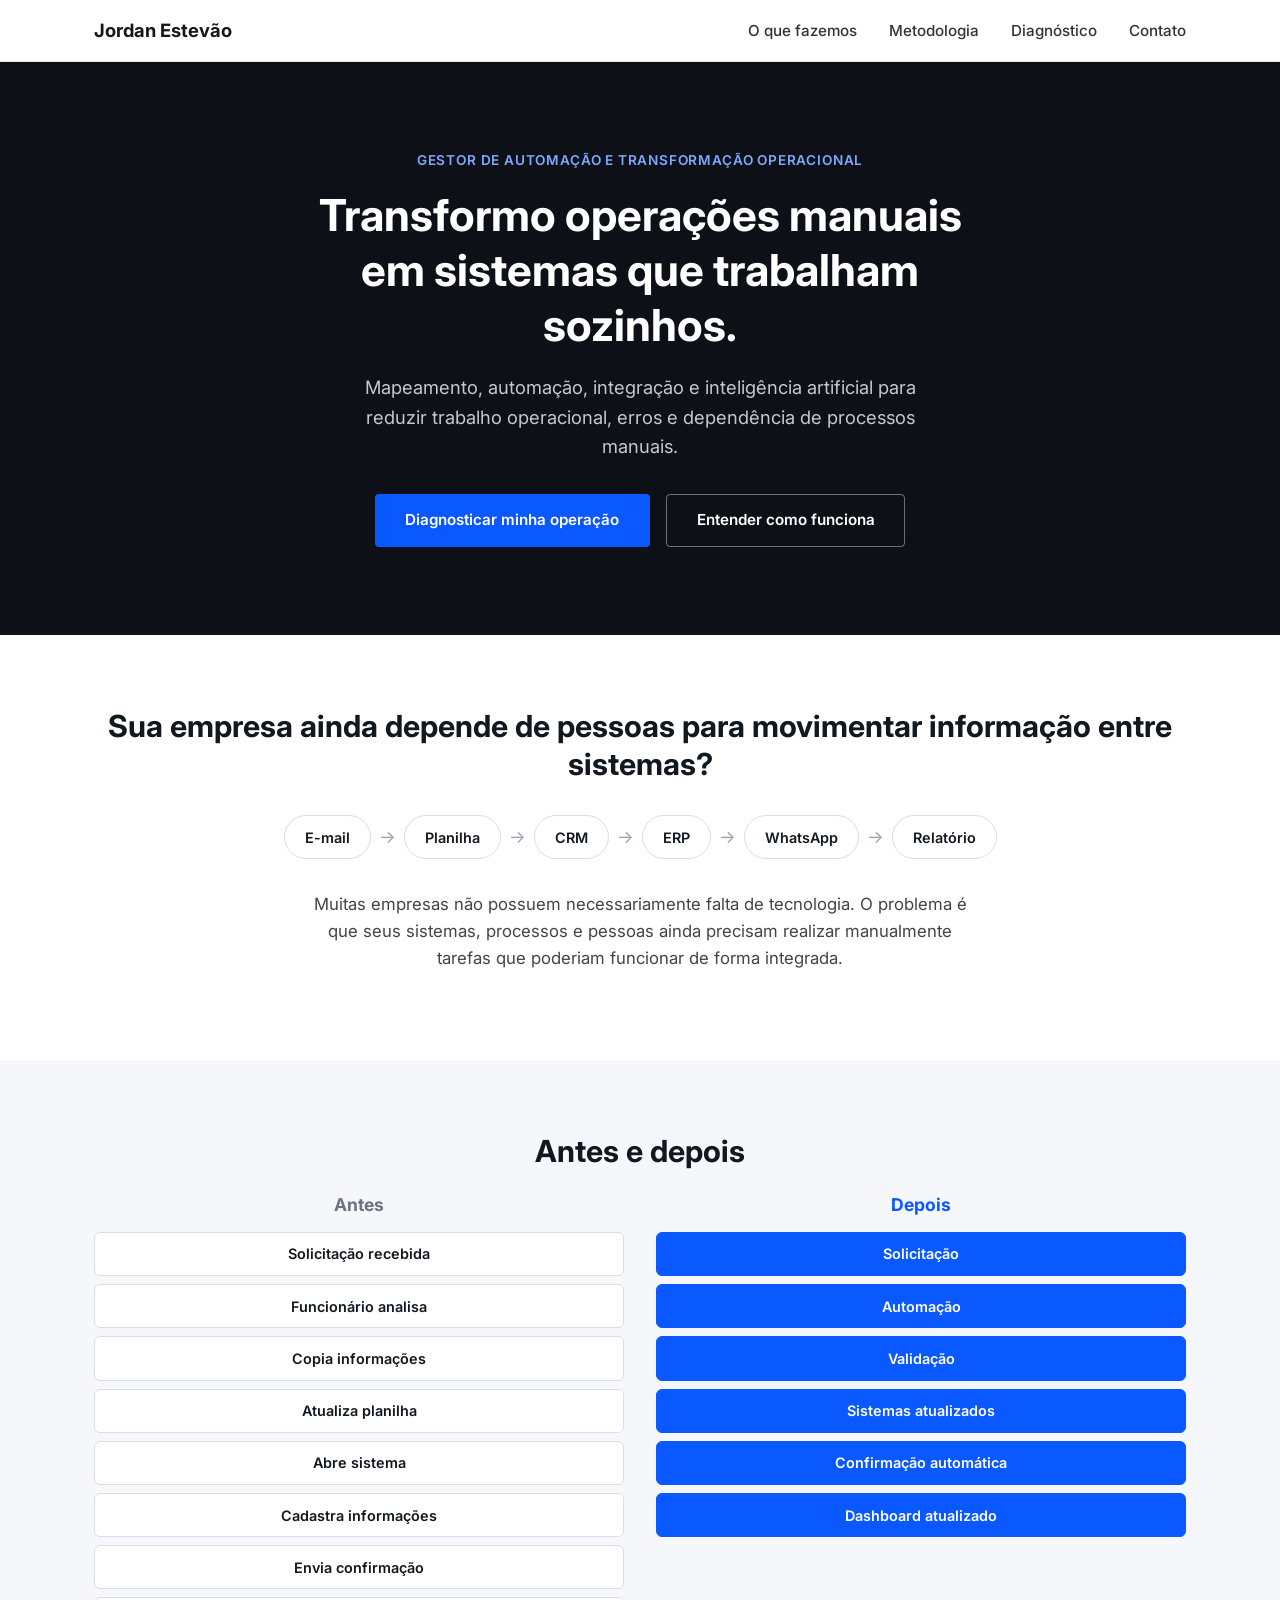
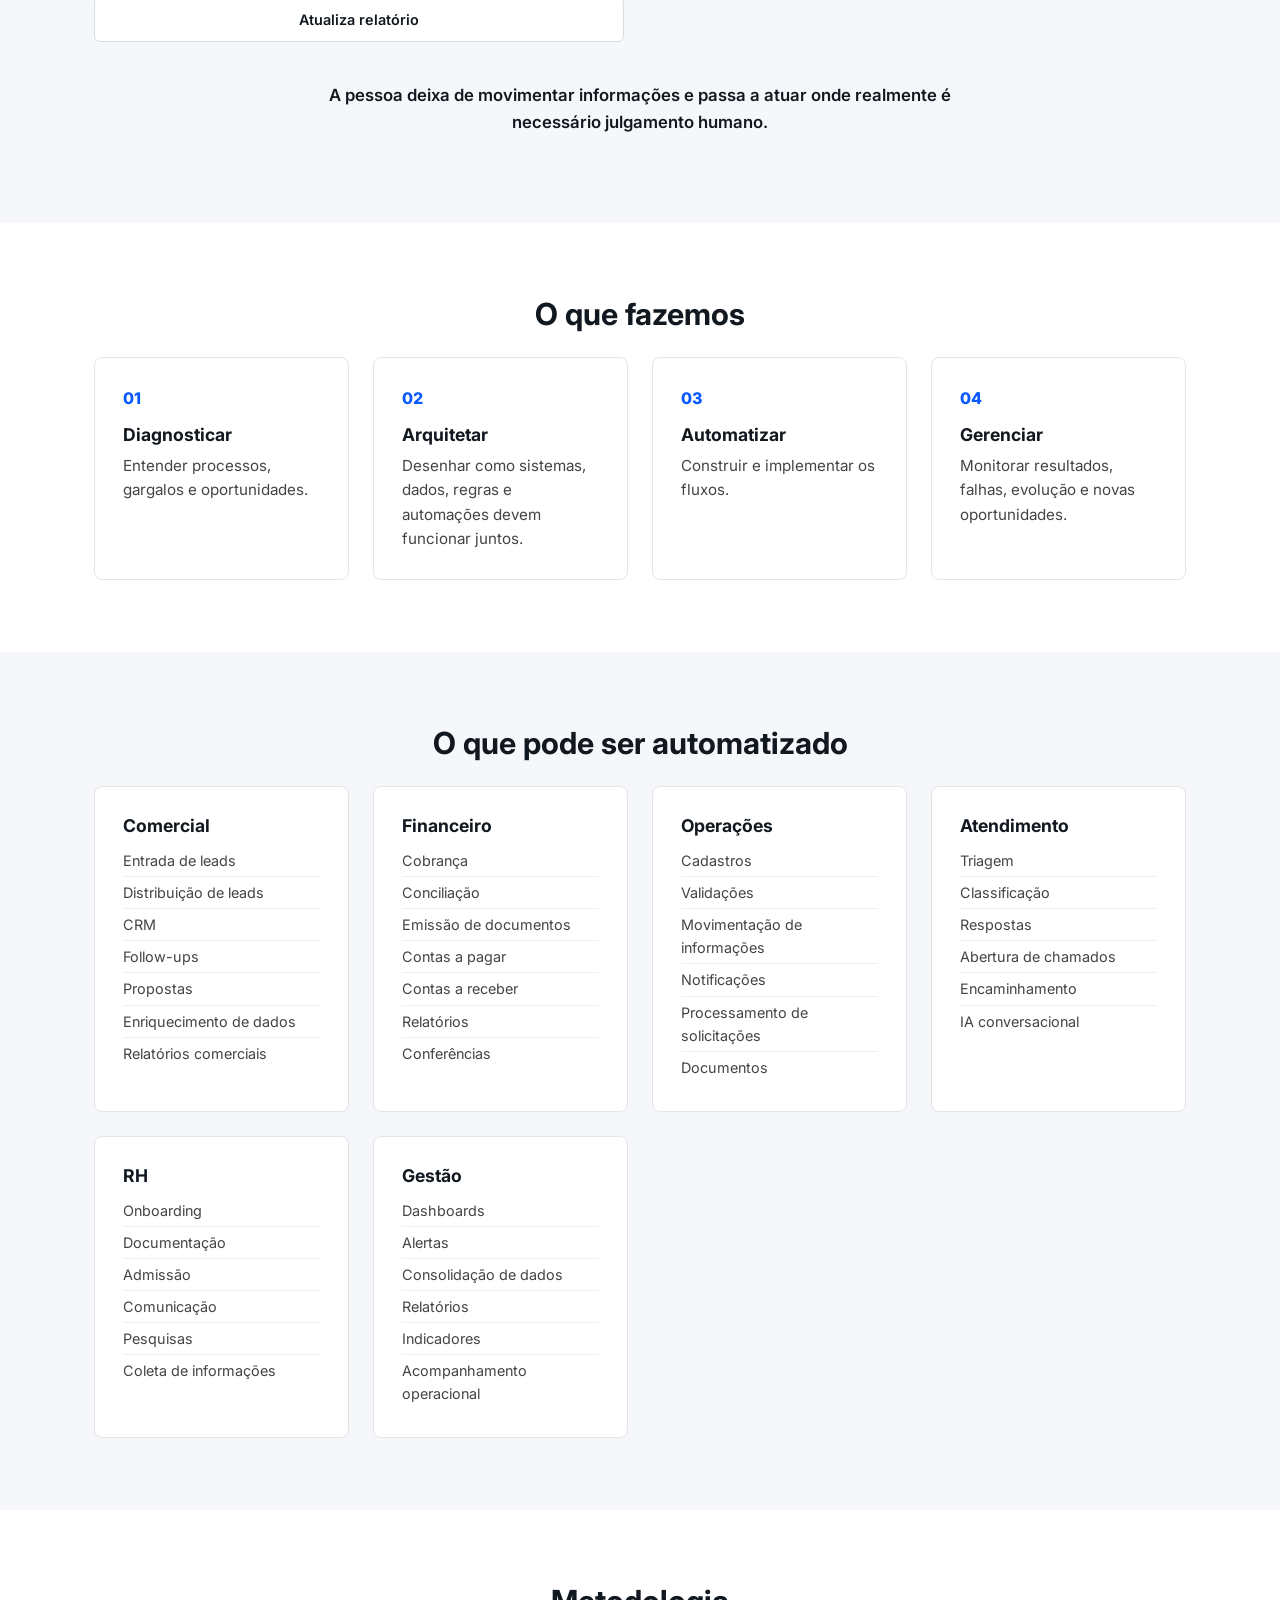
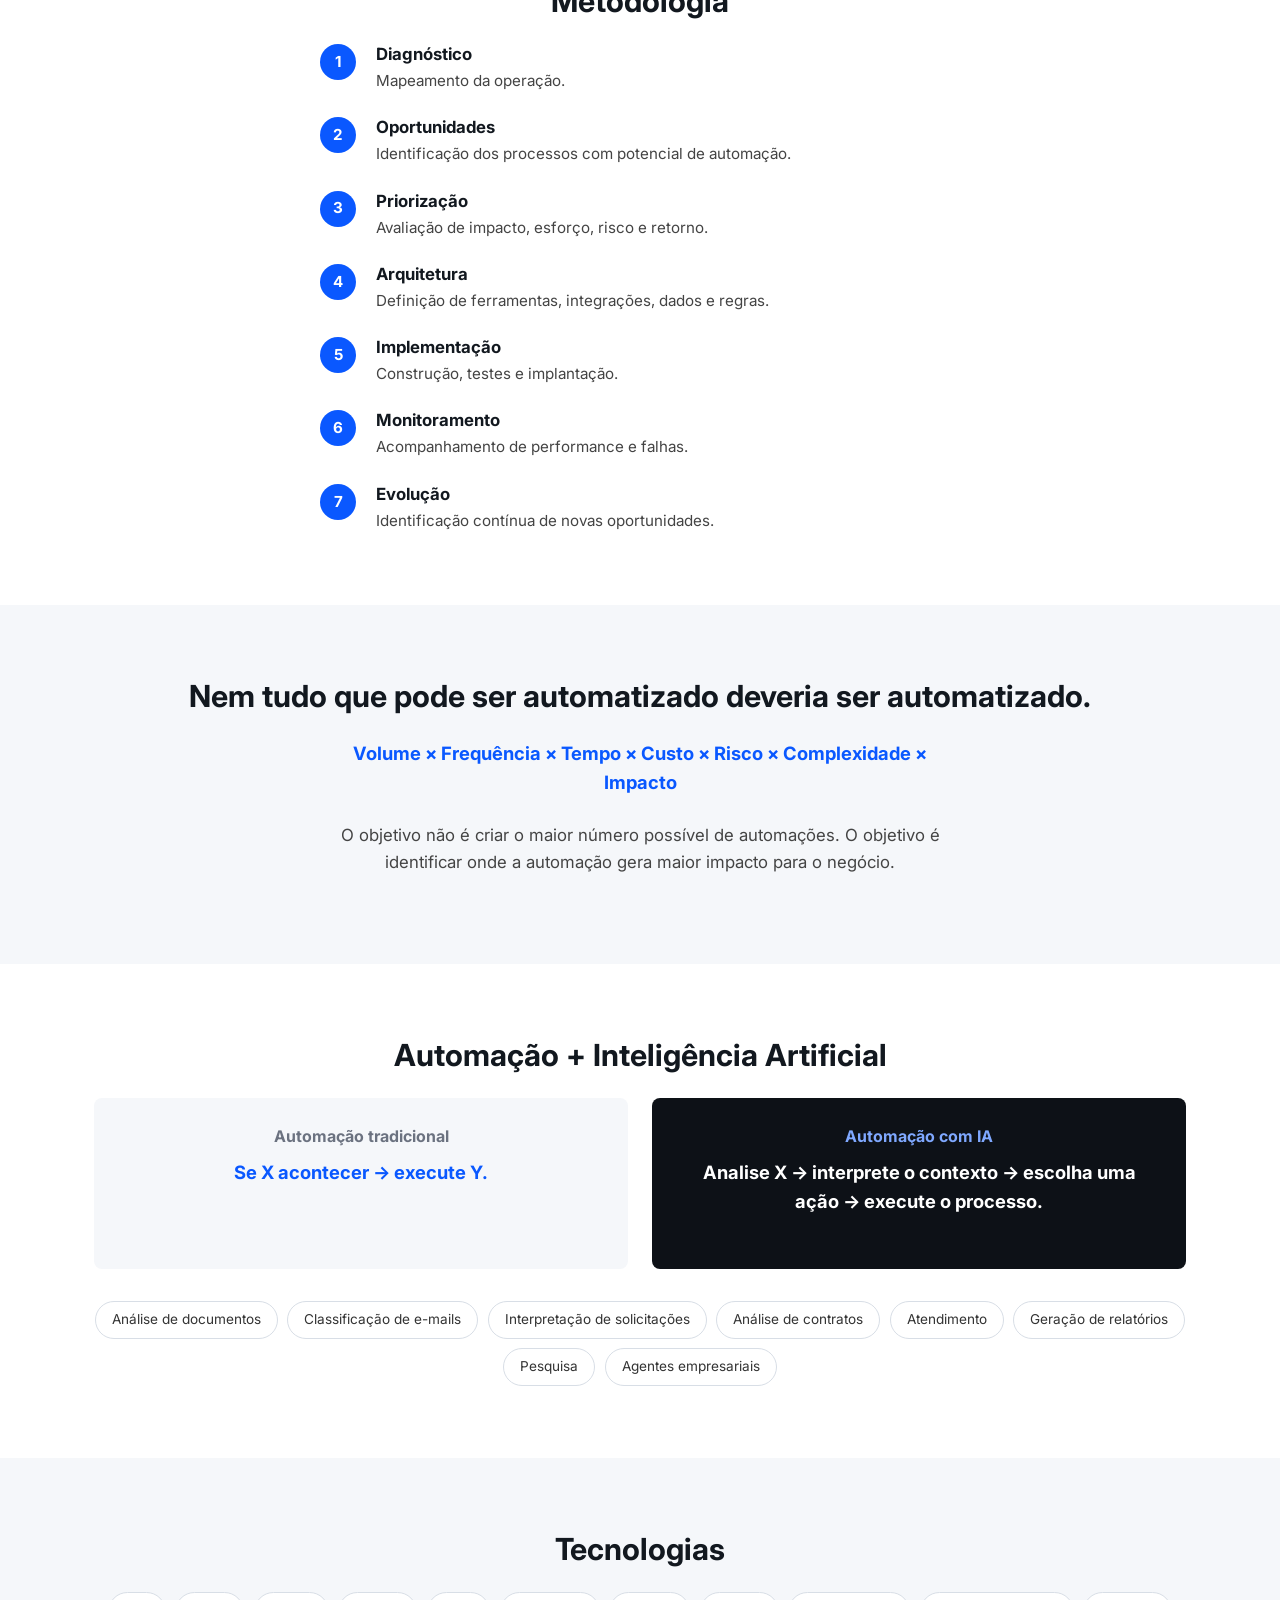
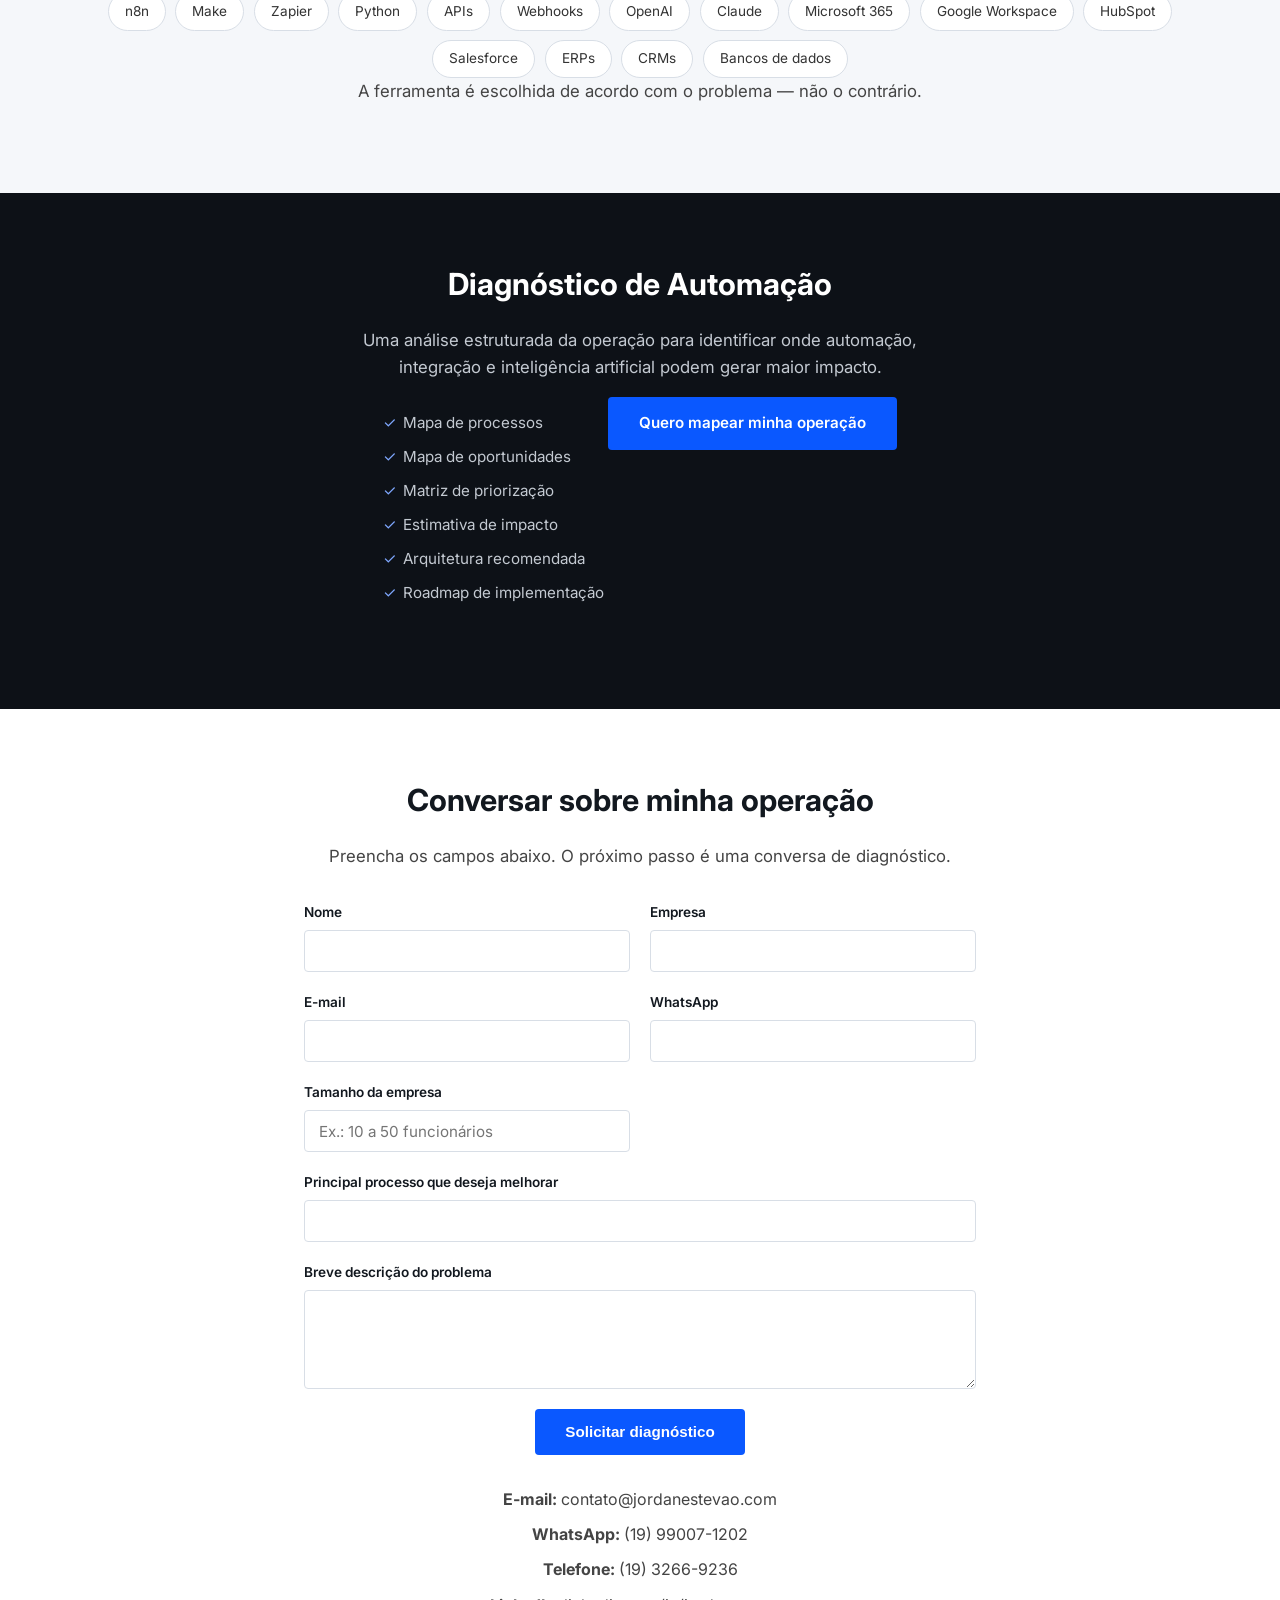
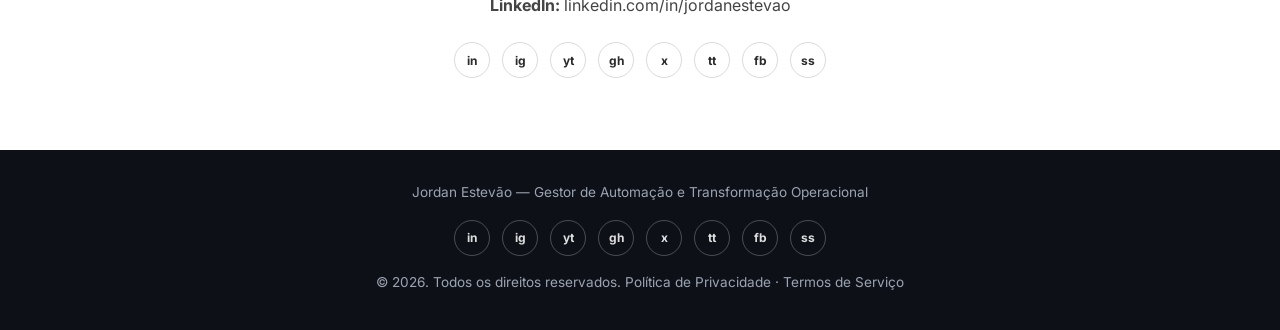
<file: index.html>
<!DOCTYPE html>
<html lang="pt-BR">
<head>
  <!-- Google Tag Manager -->
  <script>(function(w,d,s,l,i){w[l]=w[l]||[];w[l].push({'gtm.start':
  new Date().getTime(),event:'gtm.js'});var f=d.getElementsByTagName(s)[0],
  j=d.createElement(s),dl=l!='dataLayer'?'&l='+l:'';j.async=true;j.src=
  'https://www.googletagmanager.com/gtm.js?id='+i+dl;f.parentNode.insertBefore(j,f);
  })(window,document,'script','dataLayer','GTM-KZ9MVR9T');</script>
  <!-- End Google Tag Manager -->
  <meta charset="UTF-8">
  <meta name="viewport" content="width=device-width, initial-scale=1.0">
  <title>Jordan Estevão — Gestor de Automação e Transformação Operacional</title>
  <meta name="description" content="Diagnóstico de Automação: mapeamento, automação, integração de sistemas e inteligência artificial para reduzir trabalho manual, erros e retrabalho operacional.">

  <link rel="canonical" href="https://jordanestevao.com/">

  <!-- Open Graph -->
  <meta property="og:type" content="website">
  <meta property="og:locale" content="pt_BR">
  <meta property="og:site_name" content="Jordan Estevão">
  <meta property="og:title" content="Jordan Estevão — Gestor de Automação e Transformação Operacional">
  <meta property="og:description" content="Diagnóstico de Automação: mapeamento, automação, integração de sistemas e inteligência artificial para reduzir trabalho manual, erros e retrabalho operacional.">
  <meta property="og:url" content="https://jordanestevao.com/">
  <meta property="og:image" content="https://jordanestevao.com/og-image.jpg">
  <meta property="og:image:width" content="1200">
  <meta property="og:image:height" content="630">

  <!-- Meta Business Contact Data (permite que a Meta localize o telefone da página) -->
  <meta property="business:contact_data:phone_number" content="+551932669236">
  <meta property="business:contact_data:country_name" content="Brazil">

  <!-- Twitter Card -->
  <meta name="twitter:card" content="summary_large_image">
  <meta name="twitter:title" content="Jordan Estevão — Gestor de Automação e Transformação Operacional">
  <meta name="twitter:description" content="Diagnóstico de Automação: mapeamento, automação, integração de sistemas e inteligência artificial para reduzir trabalho manual, erros e retrabalho operacional.">
  <meta name="twitter:image" content="https://jordanestevao.com/og-image.jpg">

  <link rel="preconnect" href="https://fonts.googleapis.com">
  <link rel="preconnect" href="https://fonts.gstatic.com" crossorigin>
  <link href="https://fonts.googleapis.com/css2?family=Inter:wght@400;500;600;700;800&display=swap" rel="stylesheet">
  <link rel="stylesheet" href="styles.css">

  <!-- Navegação client-side por URLs limpas (sem #), ver nav.js e 404.html -->
  <script src="nav.js" defer></script>

  <!-- Dados estruturados: Person (posicionamento pessoal) + Service (oferta de Diagnóstico
       de Automação). -->
  <script type="application/ld+json">
  {
    "@context": "https://schema.org",
    "@graph": [
      {
        "@type": "Person",
        "@id": "https://jordanestevao.com/#person",
        "name": "Jordan Estevão",
        "jobTitle": "Gestor de Automação e Transformação Operacional",
        "description": "Mapeamento, automação, integração e inteligência artificial para reduzir trabalho operacional, erros e dependência de processos manuais.",
        "url": "https://jordanestevao.com/",
        "email": "contato@jordanestevao.com",
        "telephone": "+5519990071202",
        "sameAs": [
          "https://www.linkedin.com/in/jordanestevao",
          "https://www.instagram.com/jordan.estevao",
          "https://www.youtube.com/@jordan.estevao",
          "https://github.com/jordanestevao",
          "https://x.com/jordan_estevao",
          "https://www.tiktok.com/@jordan.estevao",
          "https://facebook.com/souojordan",
          "https://substack.com/@jordanestevao"
        ],
        "knowsAbout": [
          "Automação de processos",
          "Integração de sistemas",
          "Transformação operacional",
          "Inteligência artificial aplicada a operações"
        ]
      },
      {
        "@type": "Service",
        "@id": "https://jordanestevao.com/#diagnostico-automacao",
        "name": "Diagnóstico de Automação",
        "serviceType": "Consultoria em automação de processos e transformação operacional",
        "description": "Análise estruturada da operação para identificar onde automação, integração e inteligência artificial podem gerar maior impacto: mapa de processos, mapa de oportunidades, matriz de priorização, estimativa de impacto, arquitetura recomendada e roadmap de implementação.",
        "provider": {
          "@id": "https://jordanestevao.com/#person"
        }
      }
    ]
  }
  </script>
</head>
<body>
  <!-- Google Tag Manager (noscript) -->
  <noscript><iframe src="https://www.googletagmanager.com/ns.html?id=GTM-KZ9MVR9T"
  height="0" width="0" style="display:none;visibility:hidden"></iframe></noscript>
  <!-- End Google Tag Manager (noscript) -->
  <header class="site-header">
    <div class="container header-inner">
      <p class="logo">Jordan Estevão</p>

      <input type="checkbox" id="menu-toggle" class="menu-toggle">
      <label for="menu-toggle" class="menu-button" aria-label="Abrir menu">
        <span></span>
        <span></span>
        <span></span>
      </label>

      <nav class="main-nav" aria-label="Navegação principal">
        <ul>
          <li><a href="#o-que-fazemos">O que fazemos</a></li>
          <li><a href="#metodologia">Metodologia</a></li>
          <li><a href="#diagnostico">Diagnóstico</a></li>
          <li><a href="#contato">Contato</a></li>
        </ul>
      </nav>
    </div>
  </header>

  <main>
    <!-- Hero -->
    <section class="hero" id="topo">
      <div class="container">
        <p class="eyebrow">Gestor de Automação e Transformação Operacional</p>
        <h1>Transformo operações manuais em sistemas que trabalham sozinhos.</h1>
        <p class="hero-tagline">Mapeamento, automação, integração e inteligência artificial para reduzir trabalho operacional, erros e dependência de processos manuais.</p>
        <div class="hero-ctas">
          <a href="#diagnostico" class="btn btn-primary">Diagnosticar minha operação</a>
          <a href="#o-que-fazemos" class="btn btn-secondary">Entender como funciona</a>
        </div>
      </div>
    </section>

    <!-- O problema -->
    <section class="section" id="problema">
      <div class="container">
        <h2>Sua empresa ainda depende de pessoas para movimentar informação entre sistemas?</h2>
        <div class="flow-diagram" aria-label="Fluxo manual entre sistemas">
          <span class="flow-step">E-mail</span>
          <span class="flow-arrow" aria-hidden="true">→</span>
          <span class="flow-step">Planilha</span>
          <span class="flow-arrow" aria-hidden="true">→</span>
          <span class="flow-step">CRM</span>
          <span class="flow-arrow" aria-hidden="true">→</span>
          <span class="flow-step">ERP</span>
          <span class="flow-arrow" aria-hidden="true">→</span>
          <span class="flow-step">WhatsApp</span>
          <span class="flow-arrow" aria-hidden="true">→</span>
          <span class="flow-step">Relatório</span>
        </div>
        <p class="lead-text">Muitas empresas não possuem necessariamente falta de tecnologia. O problema é que seus sistemas, processos e pessoas ainda precisam realizar manualmente tarefas que poderiam funcionar de forma integrada.</p>
      </div>
    </section>

    <!-- Antes e depois -->
    <section class="section section-alt" id="antes-depois">
      <div class="container">
        <h2>Antes e depois</h2>
        <div class="before-after-grid">
          <div class="before-after-col">
            <h3 class="before-after-label">Antes</h3>
            <ol class="flow-diagram flow-diagram-vertical">
              <li class="flow-step">Solicitação recebida</li>
              <li class="flow-step">Funcionário analisa</li>
              <li class="flow-step">Copia informações</li>
              <li class="flow-step">Atualiza planilha</li>
              <li class="flow-step">Abre sistema</li>
              <li class="flow-step">Cadastra informações</li>
              <li class="flow-step">Envia confirmação</li>
              <li class="flow-step">Atualiza relatório</li>
            </ol>
          </div>
          <div class="before-after-col">
            <h3 class="before-after-label before-after-label-highlight">Depois</h3>
            <ol class="flow-diagram flow-diagram-vertical">
              <li class="flow-step flow-step-highlight">Solicitação</li>
              <li class="flow-step flow-step-highlight">Automação</li>
              <li class="flow-step flow-step-highlight">Validação</li>
              <li class="flow-step flow-step-highlight">Sistemas atualizados</li>
              <li class="flow-step flow-step-highlight">Confirmação automática</li>
              <li class="flow-step flow-step-highlight">Dashboard atualizado</li>
            </ol>
          </div>
        </div>
        <p class="lead-text lead-text-center">A pessoa deixa de movimentar informações e passa a atuar onde realmente é necessário julgamento humano.</p>
      </div>
    </section>

    <!-- O que fazemos -->
    <section class="section" id="o-que-fazemos">
      <div class="container">
        <h2>O que fazemos</h2>
        <div class="pillars-grid">
          <article class="pillar-card">
            <span class="pillar-index">01</span>
            <h3>Diagnosticar</h3>
            <p>Entender processos, gargalos e oportunidades.</p>
          </article>
          <article class="pillar-card">
            <span class="pillar-index">02</span>
            <h3>Arquitetar</h3>
            <p>Desenhar como sistemas, dados, regras e automações devem funcionar juntos.</p>
          </article>
          <article class="pillar-card">
            <span class="pillar-index">03</span>
            <h3>Automatizar</h3>
            <p>Construir e implementar os fluxos.</p>
          </article>
          <article class="pillar-card">
            <span class="pillar-index">04</span>
            <h3>Gerenciar</h3>
            <p>Monitorar resultados, falhas, evolução e novas oportunidades.</p>
          </article>
        </div>
      </div>
    </section>

    <!-- O que pode ser automatizado -->
    <section class="section section-alt" id="automatizavel">
      <div class="container">
        <h2>O que pode ser automatizado</h2>
        <div class="areas-grid">
          <article class="area-card">
            <h3>Comercial</h3>
            <ul>
              <li>Entrada de leads</li>
              <li>Distribuição de leads</li>
              <li>CRM</li>
              <li>Follow-ups</li>
              <li>Propostas</li>
              <li>Enriquecimento de dados</li>
              <li>Relatórios comerciais</li>
            </ul>
          </article>
          <article class="area-card">
            <h3>Financeiro</h3>
            <ul>
              <li>Cobrança</li>
              <li>Conciliação</li>
              <li>Emissão de documentos</li>
              <li>Contas a pagar</li>
              <li>Contas a receber</li>
              <li>Relatórios</li>
              <li>Conferências</li>
            </ul>
          </article>
          <article class="area-card">
            <h3>Operações</h3>
            <ul>
              <li>Cadastros</li>
              <li>Validações</li>
              <li>Movimentação de informações</li>
              <li>Notificações</li>
              <li>Processamento de solicitações</li>
              <li>Documentos</li>
            </ul>
          </article>
          <article class="area-card">
            <h3>Atendimento</h3>
            <ul>
              <li>Triagem</li>
              <li>Classificação</li>
              <li>Respostas</li>
              <li>Abertura de chamados</li>
              <li>Encaminhamento</li>
              <li>IA conversacional</li>
            </ul>
          </article>
          <article class="area-card">
            <h3>RH</h3>
            <ul>
              <li>Onboarding</li>
              <li>Documentação</li>
              <li>Admissão</li>
              <li>Comunicação</li>
              <li>Pesquisas</li>
              <li>Coleta de informações</li>
            </ul>
          </article>
          <article class="area-card">
            <h3>Gestão</h3>
            <ul>
              <li>Dashboards</li>
              <li>Alertas</li>
              <li>Consolidação de dados</li>
              <li>Relatórios</li>
              <li>Indicadores</li>
              <li>Acompanhamento operacional</li>
            </ul>
          </article>
        </div>
      </div>
    </section>

    <!-- Metodologia -->
    <section class="section" id="metodologia">
      <div class="container">
        <h2>Metodologia</h2>
        <ol class="methodology-list">
          <li class="methodology-step">
            <span class="methodology-index">1</span>
            <div>
              <h3>Diagnóstico</h3>
              <p>Mapeamento da operação.</p>
            </div>
          </li>
          <li class="methodology-step">
            <span class="methodology-index">2</span>
            <div>
              <h3>Oportunidades</h3>
              <p>Identificação dos processos com potencial de automação.</p>
            </div>
          </li>
          <li class="methodology-step">
            <span class="methodology-index">3</span>
            <div>
              <h3>Priorização</h3>
              <p>Avaliação de impacto, esforço, risco e retorno.</p>
            </div>
          </li>
          <li class="methodology-step">
            <span class="methodology-index">4</span>
            <div>
              <h3>Arquitetura</h3>
              <p>Definição de ferramentas, integrações, dados e regras.</p>
            </div>
          </li>
          <li class="methodology-step">
            <span class="methodology-index">5</span>
            <div>
              <h3>Implementação</h3>
              <p>Construção, testes e implantação.</p>
            </div>
          </li>
          <li class="methodology-step">
            <span class="methodology-index">6</span>
            <div>
              <h3>Monitoramento</h3>
              <p>Acompanhamento de performance e falhas.</p>
            </div>
          </li>
          <li class="methodology-step">
            <span class="methodology-index">7</span>
            <div>
              <h3>Evolução</h3>
              <p>Identificação contínua de novas oportunidades.</p>
            </div>
          </li>
        </ol>
      </div>
    </section>

    <!-- Critério de priorização -->
    <section class="section section-alt" id="priorizacao">
      <div class="container">
        <h2>Nem tudo que pode ser automatizado deveria ser automatizado.</h2>
        <p class="priority-formula">Volume × Frequência × Tempo × Custo × Risco × Complexidade × Impacto</p>
        <p class="lead-text">O objetivo não é criar o maior número possível de automações. O objetivo é identificar onde a automação gera maior impacto para o negócio.</p>
      </div>
    </section>

    <!-- Automação + IA -->
    <section class="section" id="automacao-ia">
      <div class="container">
        <h2>Automação + Inteligência Artificial</h2>
        <div class="ai-compare">
          <div class="ai-compare-col">
            <h3>Automação tradicional</h3>
            <p class="ai-formula">Se X acontecer → execute Y.</p>
          </div>
          <div class="ai-compare-col ai-compare-col-highlight">
            <h3>Automação com IA</h3>
            <p class="ai-formula">Analise X → interprete o contexto → escolha uma ação → execute o processo.</p>
          </div>
        </div>
        <ul class="tag-list">
          <li>Análise de documentos</li>
          <li>Classificação de e-mails</li>
          <li>Interpretação de solicitações</li>
          <li>Análise de contratos</li>
          <li>Atendimento</li>
          <li>Geração de relatórios</li>
          <li>Pesquisa</li>
          <li>Agentes empresariais</li>
        </ul>
      </div>
    </section>

    <!-- Tecnologias -->
    <section class="section section-alt" id="tecnologias">
      <div class="container">
        <h2>Tecnologias</h2>
        <ul class="tag-list">
          <li>n8n</li>
          <li>Make</li>
          <li>Zapier</li>
          <li>Python</li>
          <li>APIs</li>
          <li>Webhooks</li>
          <li>OpenAI</li>
          <li>Claude</li>
          <li>Microsoft 365</li>
          <li>Google Workspace</li>
          <li>HubSpot</li>
          <li>Salesforce</li>
          <li>ERPs</li>
          <li>CRMs</li>
          <li>Bancos de dados</li>
        </ul>
        <p class="lead-text">A ferramenta é escolhida de acordo com o problema — não o contrário.</p>
      </div>
    </section>

    <!-- Oferta principal -->
    <section class="section offer-section" id="diagnostico">
      <div class="container">
        <div class="offer-box">
          <h2>Diagnóstico de Automação</h2>
          <p class="lead-text">Uma análise estruturada da operação para identificar onde automação, integração e inteligência artificial podem gerar maior impacto.</p>
          <ul class="offer-list">
            <li>Mapa de processos</li>
            <li>Mapa de oportunidades</li>
            <li>Matriz de priorização</li>
            <li>Estimativa de impacto</li>
            <li>Arquitetura recomendada</li>
            <li>Roadmap de implementação</li>
          </ul>
          <a href="#contato" class="btn btn-primary">Quero mapear minha operação</a>
        </div>
      </div>
    </section>

    <!-- Contato -->
    <section class="section" id="contato">
      <div class="container">
        <h2>Conversar sobre minha operação</h2>
        <p class="lead-text">Preencha os campos abaixo. O próximo passo é uma conversa de diagnóstico.</p>
        <form class="contact-form" id="contact-form" action="https://formspree.io/f/xbgrbwgg" method="POST">
          <input type="hidden" name="_subject" value="Novo pedido de diagnóstico — jordanestevao.com">
          <div class="form-row">
            <label for="nome">Nome</label>
            <input type="text" id="nome" name="nome" required>
          </div>
          <div class="form-row">
            <label for="empresa">Empresa</label>
            <input type="text" id="empresa" name="empresa" required>
          </div>
          <div class="form-row">
            <label for="email">E-mail</label>
            <input type="email" id="email" name="email" required>
          </div>
          <div class="form-row">
            <label for="whatsapp">WhatsApp</label>
            <input type="tel" id="whatsapp" name="whatsapp">
          </div>
          <div class="form-row">
            <label for="tamanho">Tamanho da empresa</label>
            <input type="text" id="tamanho" name="tamanho" placeholder="Ex.: 10 a 50 funcionários">
          </div>
          <div class="form-row form-row-full">
            <label for="processo">Principal processo que deseja melhorar</label>
            <input type="text" id="processo" name="processo">
          </div>
          <div class="form-row form-row-full">
            <label for="descricao">Breve descrição do problema</label>
            <textarea id="descricao" name="descricao" rows="4"></textarea>
          </div>
          <button type="submit" class="btn btn-primary">Solicitar diagnóstico</button>
          <p id="contact-form-error" class="form-error" style="display:none; color:#b00020; margin-top:0.75rem;"></p>
        </form>
        <ul class="contact-list">
          <li><strong>E-mail:</strong> <a href="mailto:contato@jordanestevao.com">contato@jordanestevao.com</a></li>
          <li><strong>WhatsApp:</strong> <a href="https://wa.me/5519990071202" target="_blank" rel="noopener">(19) 99007-1202</a></li>
          <li><strong>Telefone:</strong> <a href="tel:+551932669236">(19) 3266-9236</a></li>
          <li><strong>LinkedIn:</strong> <a href="https://www.linkedin.com/in/jordanestevao" target="_blank" rel="noopener">linkedin.com/in/jordanestevao</a></li>
        </ul>
        <ul class="social-links" aria-label="Redes sociais">
          <li><a class="social-link" href="https://www.linkedin.com/in/jordanestevao" target="_blank" rel="noopener" aria-label="LinkedIn">in</a></li>
          <li><a class="social-link" href="https://www.instagram.com/jordan.estevao" target="_blank" rel="noopener" aria-label="Instagram">ig</a></li>
          <li><a class="social-link" href="https://www.youtube.com/@jordan.estevao" target="_blank" rel="noopener" aria-label="YouTube">yt</a></li>
          <li><a class="social-link" href="https://github.com/jordanestevao" target="_blank" rel="noopener" aria-label="GitHub">gh</a></li>
          <li><a class="social-link" href="https://x.com/jordan_estevao" target="_blank" rel="noopener" aria-label="X (Twitter)">x</a></li>
          <li><a class="social-link" href="https://www.tiktok.com/@jordan.estevao" target="_blank" rel="noopener" aria-label="TikTok">tt</a></li>
          <li><a class="social-link" href="https://facebook.com/souojordan" target="_blank" rel="noopener" aria-label="Facebook">fb</a></li>
          <li><a class="social-link" href="https://substack.com/@jordanestevao" target="_blank" rel="noopener" aria-label="Substack">ss</a></li>
        </ul>
      </div>
    </section>
  </main>

  <footer class="site-footer">
    <div class="container">
      <p>Jordan Estevão — Gestor de Automação e Transformação Operacional</p>
      <ul class="social-links" aria-label="Redes sociais">
        <li><a class="social-link" href="https://www.linkedin.com/in/jordanestevao" target="_blank" rel="noopener" aria-label="LinkedIn">in</a></li>
        <li><a class="social-link" href="https://www.instagram.com/jordan.estevao" target="_blank" rel="noopener" aria-label="Instagram">ig</a></li>
        <li><a class="social-link" href="https://www.youtube.com/@jordan.estevao" target="_blank" rel="noopener" aria-label="YouTube">yt</a></li>
        <li><a class="social-link" href="https://github.com/jordanestevao" target="_blank" rel="noopener" aria-label="GitHub">gh</a></li>
        <li><a class="social-link" href="https://x.com/jordan_estevao" target="_blank" rel="noopener" aria-label="X (Twitter)">x</a></li>
        <li><a class="social-link" href="https://www.tiktok.com/@jordan.estevao" target="_blank" rel="noopener" aria-label="TikTok">tt</a></li>
        <li><a class="social-link" href="https://facebook.com/souojordan" target="_blank" rel="noopener" aria-label="Facebook">fb</a></li>
        <li><a class="social-link" href="https://substack.com/@jordanestevao" target="_blank" rel="noopener" aria-label="Substack">ss</a></li>
      </ul>
      <p>© 2026. Todos os direitos reservados. <a href="/privacidade.html">Política de Privacidade</a> · <a href="/termos.html">Termos de Serviço</a></p>
    </div>
  </footer>

  <script>
    (function () {
      var form = document.getElementById('contact-form');
      if (!form) return;
      var errorBox = document.getElementById('contact-form-error');
      form.addEventListener('submit', function (event) {
        event.preventDefault();
        errorBox.style.display = 'none';
        var submitButton = form.querySelector('button[type="submit"]');
        submitButton.disabled = true;
        fetch(form.action, {
          method: 'POST',
          body: new FormData(form),
          headers: { Accept: 'application/json' }
        })
          .then(function (response) {
            if (response.ok) {
              window.location.href = '/obrigado.html';
              return;
            }
            return response.json().then(function (data) {
              var mensagem = (data && data.errors && data.errors.length)
                ? data.errors.map(function (e) { return e.message; }).join(', ')
                : 'Não foi possível enviar. Tente novamente em instantes.';
              throw new Error(mensagem);
            });
          })
          .catch(function (err) {
            errorBox.textContent = err.message || 'Não foi possível enviar. Tente novamente em instantes.';
            errorBox.style.display = 'block';
            submitButton.disabled = false;
          });
      });
    })();
  </script>
</body>
</html>
</file>
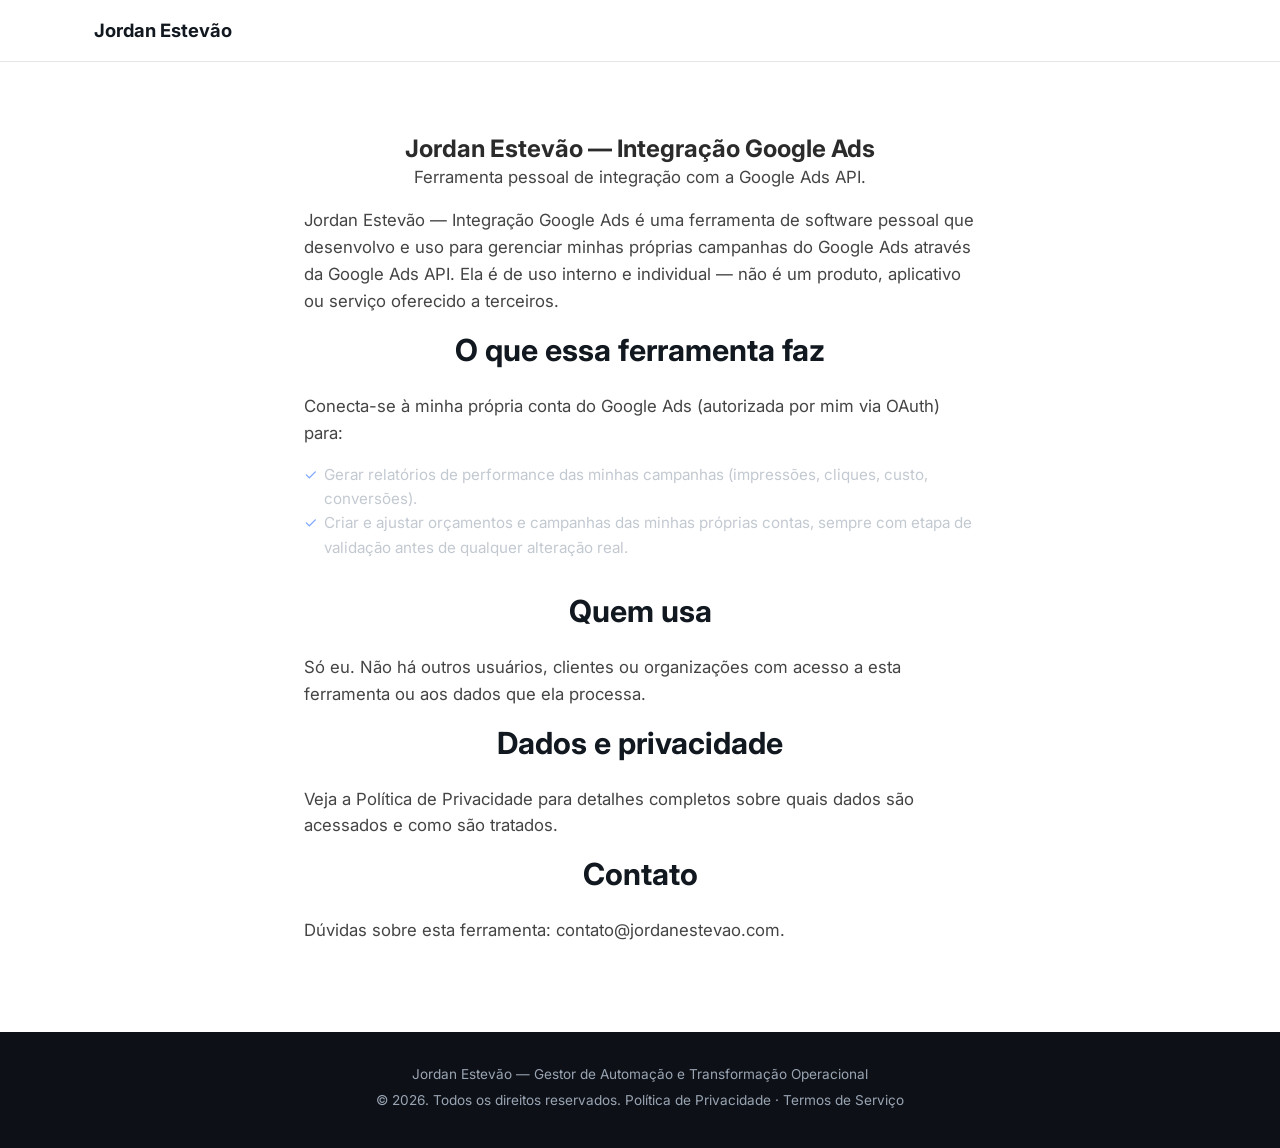
<file: integracao-google-ads.html>
<!DOCTYPE html>
<html lang="pt-BR">
<head>
  <!-- Google Tag Manager -->
  <script>(function(w,d,s,l,i){w[l]=w[l]||[];w[l].push({'gtm.start':
  new Date().getTime(),event:'gtm.js'});var f=d.getElementsByTagName(s)[0],
  j=d.createElement(s),dl=l!='dataLayer'?'&l='+l:'';j.async=true;j.src=
  'https://www.googletagmanager.com/gtm.js?id='+i+dl;f.parentNode.insertBefore(j,f);
  })(window,document,'script','dataLayer','GTM-KZ9MVR9T');</script>
  <!-- End Google Tag Manager -->
  <meta charset="UTF-8">
  <meta name="viewport" content="width=device-width, initial-scale=1.0">
  <title>Jordan Estevão — Integração Google Ads</title>
  <meta name="description" content="Jordan Estevão — Integração Google Ads: ferramenta pessoal e interna para gerenciar e gerar relatórios das minhas próprias campanhas do Google Ads via API.">
  <meta name="robots" content="noindex">

  <link rel="canonical" href="https://jordanestevao.com/integracao-google-ads.html">

  <link rel="preconnect" href="https://fonts.googleapis.com">
  <link rel="preconnect" href="https://fonts.gstatic.com" crossorigin>
  <link href="https://fonts.googleapis.com/css2?family=Inter:wght@400;500;600;700;800&display=swap" rel="stylesheet">
  <link rel="stylesheet" href="styles.css">
</head>
<body>
  <!-- Google Tag Manager (noscript) -->
  <noscript><iframe src="https://www.googletagmanager.com/ns.html?id=GTM-KZ9MVR9T"
  height="0" width="0" style="display:none;visibility:hidden"></iframe></noscript>
  <!-- End Google Tag Manager (noscript) -->
  <header class="site-header">
    <div class="container header-inner">
      <a href="/" class="logo" style="text-decoration:none;">Jordan Estevão</a>
    </div>
  </header>

  <main>
    <section class="section" id="topo">
      <div class="container">
        <h1 style="text-align:center;">Jordan Estevão — Integração Google Ads</h1>
        <p class="lead-text">Ferramenta pessoal de integração com a Google Ads API.</p>

        <p class="lead-text" style="text-align:left; max-width:42rem;">Jordan Estevão — Integração Google Ads é uma ferramenta de software pessoal que desenvolvo e uso para gerenciar minhas próprias campanhas do Google Ads através da Google Ads API. Ela é de uso interno e individual — não é um produto, aplicativo ou serviço oferecido a terceiros.</p>

        <h2>O que essa ferramenta faz</h2>
        <p class="lead-text" style="text-align:left; max-width:42rem;">Conecta-se à minha própria conta do Google Ads (autorizada por mim via OAuth) para:</p>
        <ul class="offer-list" style="max-width:42rem; margin:0 auto 2rem auto; display:block;">
          <li>Gerar relatórios de performance das minhas campanhas (impressões, cliques, custo, conversões).</li>
          <li>Criar e ajustar orçamentos e campanhas das minhas próprias contas, sempre com etapa de validação antes de qualquer alteração real.</li>
        </ul>

        <h2>Quem usa</h2>
        <p class="lead-text" style="text-align:left; max-width:42rem;">Só eu. Não há outros usuários, clientes ou organizações com acesso a esta ferramenta ou aos dados que ela processa.</p>

        <h2>Dados e privacidade</h2>
        <p class="lead-text" style="text-align:left; max-width:42rem;">Veja a <a href="/privacidade.html">Política de Privacidade</a> para detalhes completos sobre quais dados são acessados e como são tratados.</p>

        <h2>Contato</h2>
        <p class="lead-text" style="text-align:left; max-width:42rem;">Dúvidas sobre esta ferramenta: <a href="mailto:contato@jordanestevao.com">contato@jordanestevao.com</a>.</p>
      </div>
    </section>
  </main>

  <footer class="site-footer">
    <div class="container">
      <p>Jordan Estevão — Gestor de Automação e Transformação Operacional</p>
      <p>© 2026. Todos os direitos reservados. <a href="/privacidade.html">Política de Privacidade</a> · <a href="/termos.html">Termos de Serviço</a></p>
    </div>
  </footer>
</body>
</html>
</file>
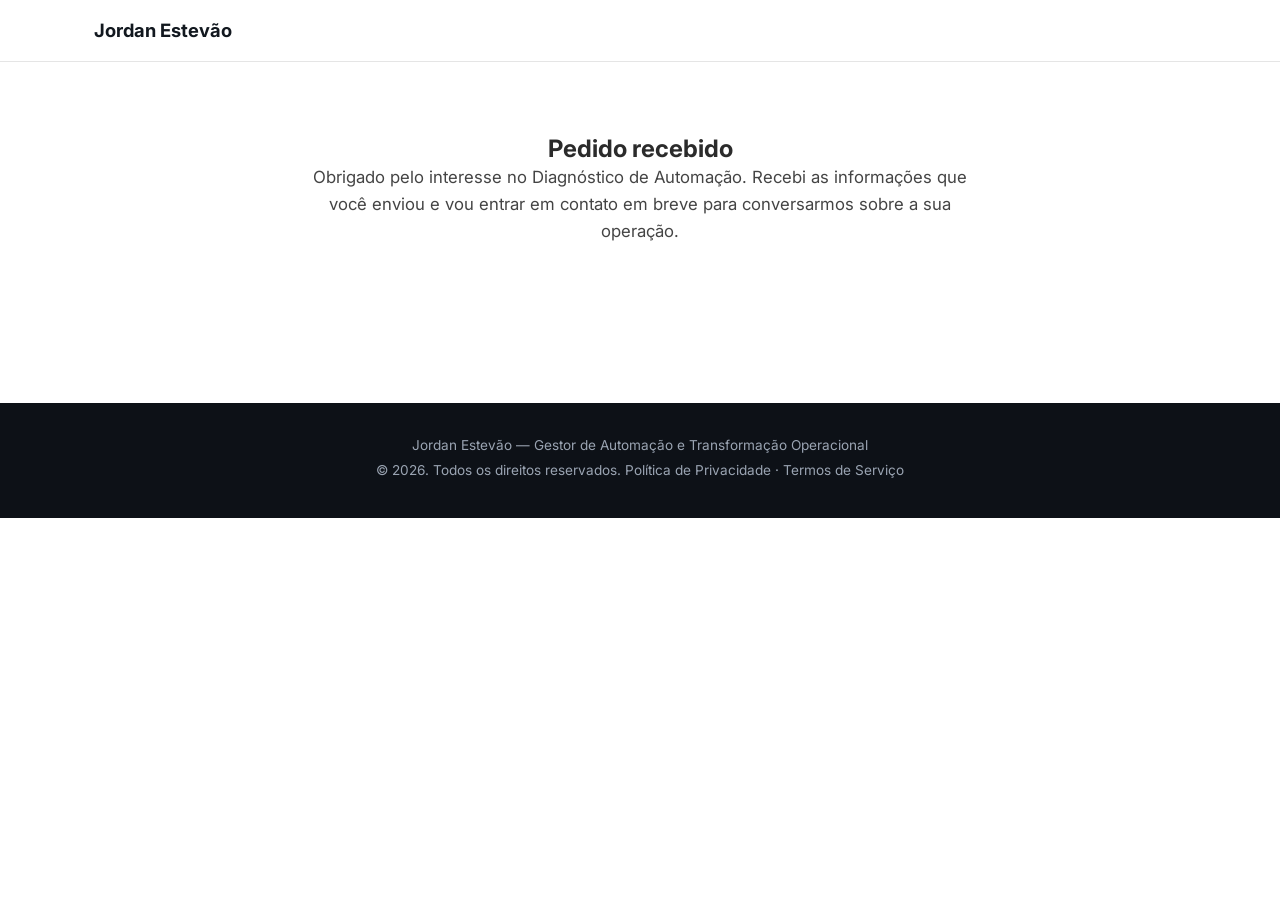
<file: obrigado.html>
<!DOCTYPE html>
<html lang="pt-BR">
<head>
  <!-- Google Tag Manager -->
  <script>(function(w,d,s,l,i){w[l]=w[l]||[];w[l].push({'gtm.start':
  new Date().getTime(),event:'gtm.js'});var f=d.getElementsByTagName(s)[0],
  j=d.createElement(s),dl=l!='dataLayer'?'&l='+l:'';j.async=true;j.src=
  'https://www.googletagmanager.com/gtm.js?id='+i+dl;f.parentNode.insertBefore(j,f);
  })(window,document,'script','dataLayer','GTM-KZ9MVR9T');</script>
  <!-- End Google Tag Manager -->
  <meta charset="UTF-8">
  <meta name="viewport" content="width=device-width, initial-scale=1.0">
  <title>Pedido recebido — Jordan Estevão</title>
  <meta name="description" content="Recebemos seu pedido de Diagnóstico de Automação.">
  <meta name="robots" content="noindex">

  <link rel="canonical" href="https://jordanestevao.com/obrigado.html">

  <link rel="preconnect" href="https://fonts.googleapis.com">
  <link rel="preconnect" href="https://fonts.gstatic.com" crossorigin>
  <link href="https://fonts.googleapis.com/css2?family=Inter:wght@400;500;600;700;800&display=swap" rel="stylesheet">
  <link rel="stylesheet" href="styles.css">
</head>
<body>
  <!-- Google Tag Manager (noscript) -->
  <noscript><iframe src="https://www.googletagmanager.com/ns.html?id=GTM-KZ9MVR9T"
  height="0" width="0" style="display:none;visibility:hidden"></iframe></noscript>
  <!-- End Google Tag Manager (noscript) -->
  <header class="site-header">
    <div class="container header-inner">
      <a href="/" class="logo" style="text-decoration:none;">Jordan Estevão</a>
    </div>
  </header>

  <main>
    <section class="section" id="topo">
      <div class="container">
        <h1 style="text-align:center;">Pedido recebido</h1>
        <p class="lead-text" style="text-align:center; max-width:42rem; margin-left:auto; margin-right:auto;">Obrigado pelo interesse no Diagnóstico de Automação. Recebi as informações que você enviou e vou entrar em contato em breve para conversarmos sobre a sua operação.</p>
        <p class="lead-text" style="text-align:center;"><a href="/" class="btn btn-secondary">Voltar para o site</a></p>
      </div>
    </section>
  </main>

  <footer class="site-footer">
    <div class="container">
      <p>Jordan Estevão — Gestor de Automação e Transformação Operacional</p>
      <p>© 2026. Todos os direitos reservados. <a href="/privacidade.html">Política de Privacidade</a> · <a href="/termos.html">Termos de Serviço</a></p>
    </div>
  </footer>
</body>
</html>
</file>
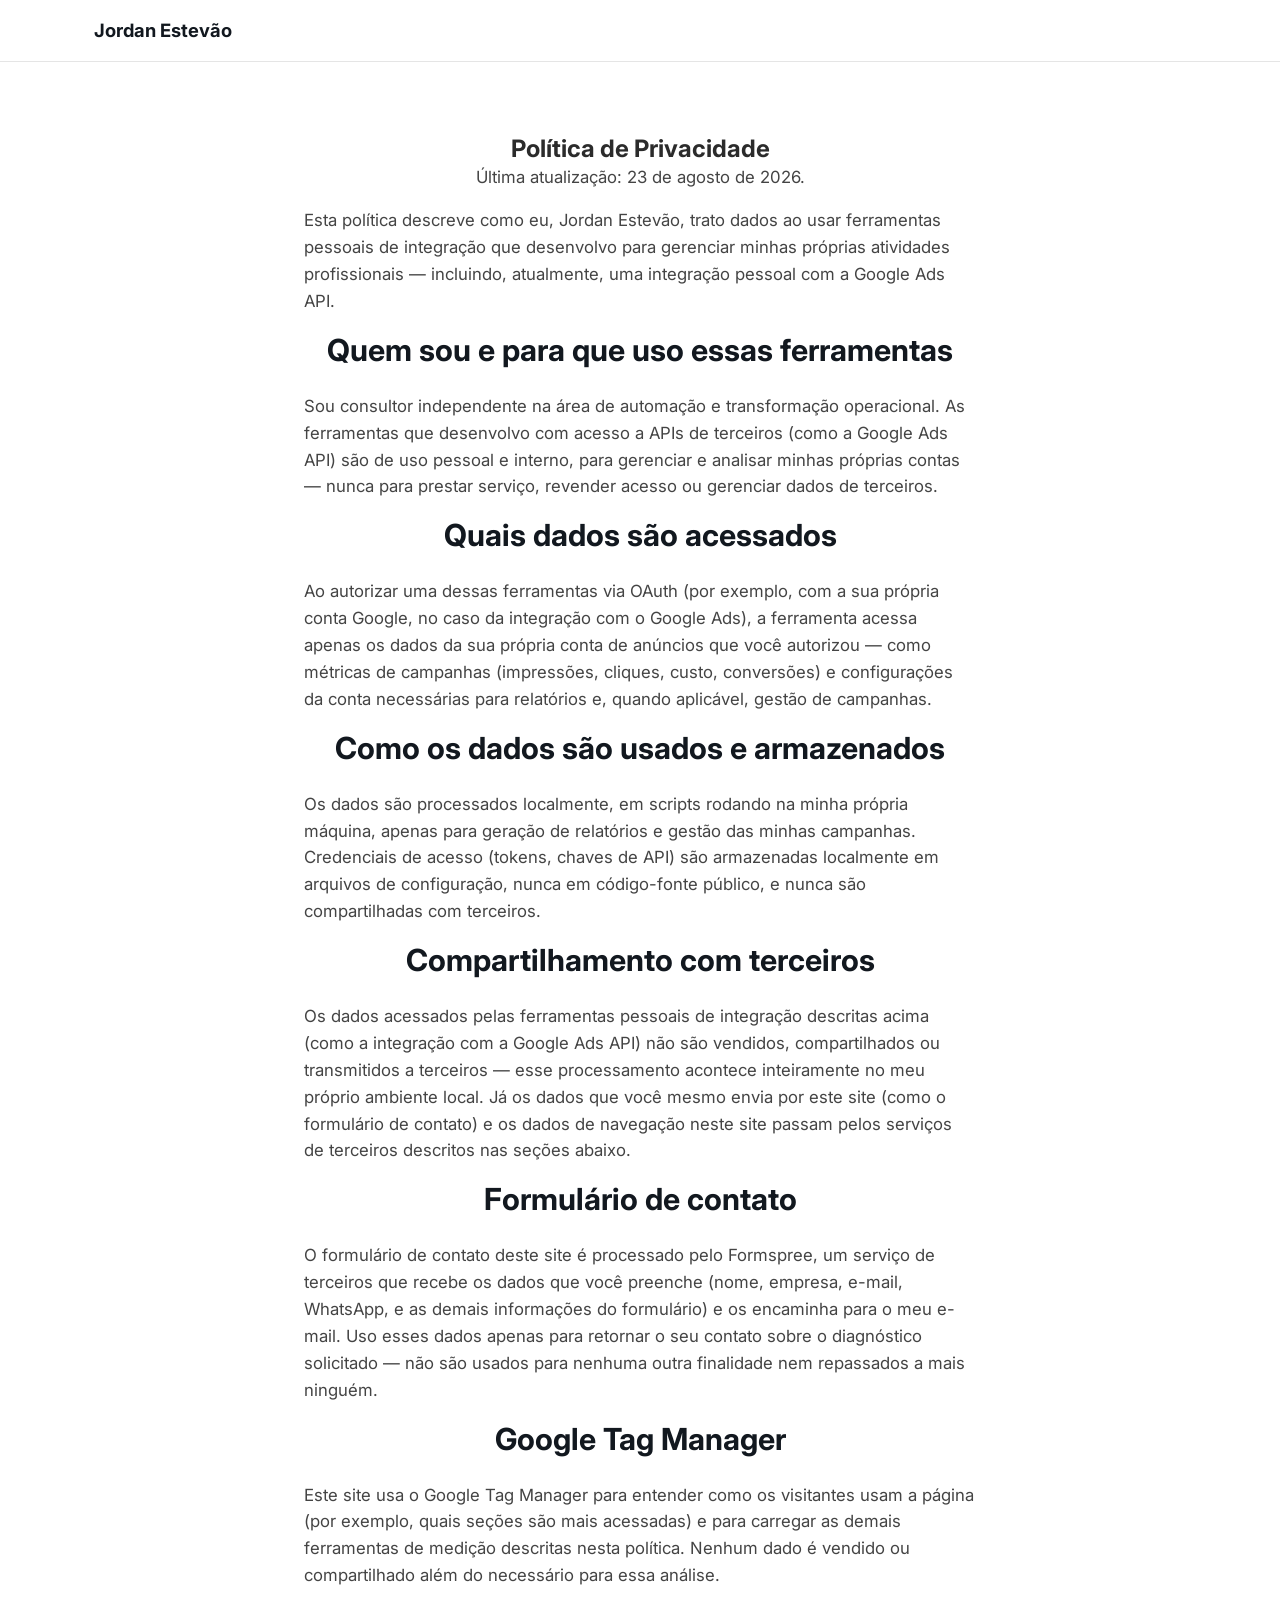
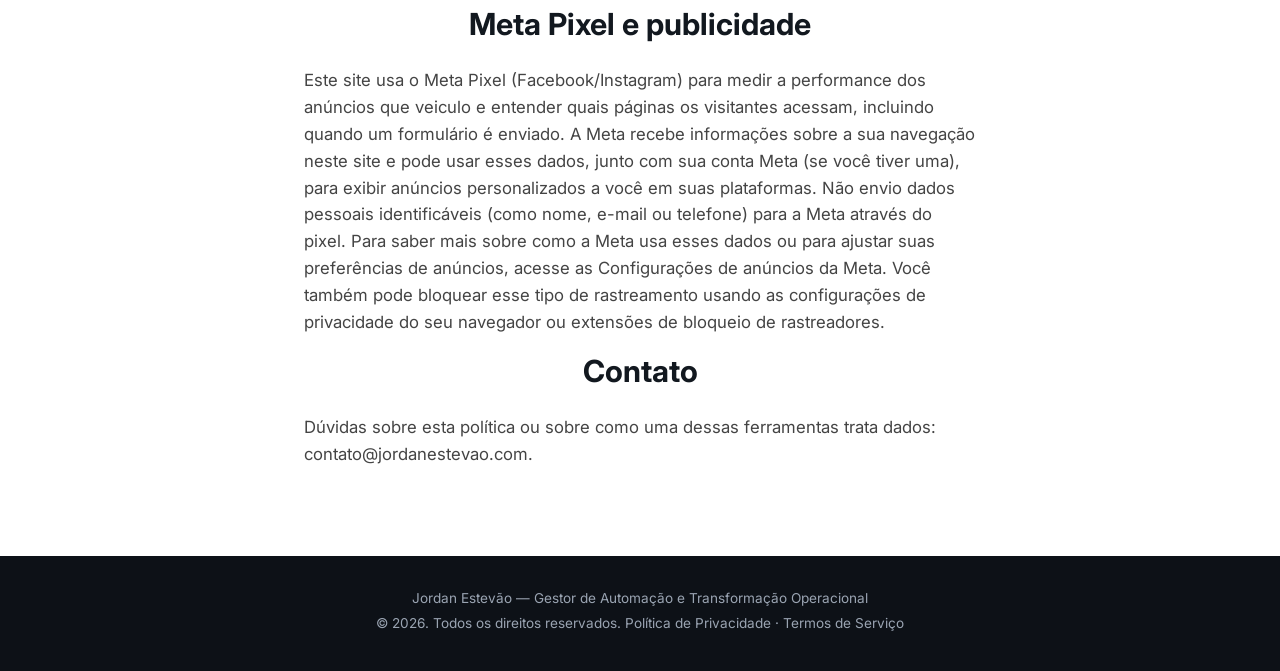
<file: privacidade.html>
<!DOCTYPE html>
<html lang="pt-BR">
<head>
  <!-- Google Tag Manager -->
  <script>(function(w,d,s,l,i){w[l]=w[l]||[];w[l].push({'gtm.start':
  new Date().getTime(),event:'gtm.js'});var f=d.getElementsByTagName(s)[0],
  j=d.createElement(s),dl=l!='dataLayer'?'&l='+l:'';j.async=true;j.src=
  'https://www.googletagmanager.com/gtm.js?id='+i+dl;f.parentNode.insertBefore(j,f);
  })(window,document,'script','dataLayer','GTM-KZ9MVR9T');</script>
  <!-- End Google Tag Manager -->
  <meta charset="UTF-8">
  <meta name="viewport" content="width=device-width, initial-scale=1.0">
  <title>Política de Privacidade — Jordan Estevão</title>
  <meta name="description" content="Política de privacidade de Jordan Estevão: como dados de ferramentas pessoais de integração, incluindo a Google Ads API, são tratados.">
  <meta name="robots" content="noindex">

  <link rel="canonical" href="https://jordanestevao.com/privacidade.html">

  <link rel="preconnect" href="https://fonts.googleapis.com">
  <link rel="preconnect" href="https://fonts.gstatic.com" crossorigin>
  <link href="https://fonts.googleapis.com/css2?family=Inter:wght@400;500;600;700;800&display=swap" rel="stylesheet">
  <link rel="stylesheet" href="styles.css">
</head>
<body>
  <!-- Google Tag Manager (noscript) -->
  <noscript><iframe src="https://www.googletagmanager.com/ns.html?id=GTM-KZ9MVR9T"
  height="0" width="0" style="display:none;visibility:hidden"></iframe></noscript>
  <!-- End Google Tag Manager (noscript) -->
  <header class="site-header">
    <div class="container header-inner">
      <a href="/" class="logo" style="text-decoration:none;">Jordan Estevão</a>
    </div>
  </header>

  <main>
    <section class="section" id="topo">
      <div class="container">
        <h1 style="text-align:center;">Política de Privacidade</h1>
        <p class="lead-text">Última atualização: 23 de agosto de 2026.</p>

        <p class="lead-text" style="text-align:left; max-width:42rem;">Esta política descreve como eu, Jordan Estevão, trato dados ao usar ferramentas pessoais de integração que desenvolvo para gerenciar minhas próprias atividades profissionais — incluindo, atualmente, uma integração pessoal com a Google Ads API.</p>

        <h2>Quem sou e para que uso essas ferramentas</h2>
        <p class="lead-text" style="text-align:left; max-width:42rem;">Sou consultor independente na área de automação e transformação operacional. As ferramentas que desenvolvo com acesso a APIs de terceiros (como a Google Ads API) são de uso pessoal e interno, para gerenciar e analisar minhas próprias contas — nunca para prestar serviço, revender acesso ou gerenciar dados de terceiros.</p>

        <h2>Quais dados são acessados</h2>
        <p class="lead-text" style="text-align:left; max-width:42rem;">Ao autorizar uma dessas ferramentas via OAuth (por exemplo, com a sua própria conta Google, no caso da integração com o Google Ads), a ferramenta acessa apenas os dados da sua própria conta de anúncios que você autorizou — como métricas de campanhas (impressões, cliques, custo, conversões) e configurações da conta necessárias para relatórios e, quando aplicável, gestão de campanhas.</p>

        <h2>Como os dados são usados e armazenados</h2>
        <p class="lead-text" style="text-align:left; max-width:42rem;">Os dados são processados localmente, em scripts rodando na minha própria máquina, apenas para geração de relatórios e gestão das minhas campanhas. Credenciais de acesso (tokens, chaves de API) são armazenadas localmente em arquivos de configuração, nunca em código-fonte público, e nunca são compartilhadas com terceiros.</p>

        <h2>Compartilhamento com terceiros</h2>
        <p class="lead-text" style="text-align:left; max-width:42rem;">Os dados acessados pelas ferramentas pessoais de integração descritas acima (como a integração com a Google Ads API) não são vendidos, compartilhados ou transmitidos a terceiros — esse processamento acontece inteiramente no meu próprio ambiente local. Já os dados que você mesmo envia por este site (como o formulário de contato) e os dados de navegação neste site passam pelos serviços de terceiros descritos nas seções abaixo.</p>

        <h2>Formulário de contato</h2>
        <p class="lead-text" style="text-align:left; max-width:42rem;">O formulário de contato deste site é processado pelo <a href="https://formspree.io/legal/privacy-policy/" target="_blank" rel="noopener">Formspree</a>, um serviço de terceiros que recebe os dados que você preenche (nome, empresa, e-mail, WhatsApp, e as demais informações do formulário) e os encaminha para o meu e-mail. Uso esses dados apenas para retornar o seu contato sobre o diagnóstico solicitado — não são usados para nenhuma outra finalidade nem repassados a mais ninguém.</p>

        <h2>Google Tag Manager</h2>
        <p class="lead-text" style="text-align:left; max-width:42rem;">Este site usa o Google Tag Manager para entender como os visitantes usam a página (por exemplo, quais seções são mais acessadas) e para carregar as demais ferramentas de medição descritas nesta política. Nenhum dado é vendido ou compartilhado além do necessário para essa análise.</p>

        <h2>Meta Pixel e publicidade</h2>
        <p class="lead-text" style="text-align:left; max-width:42rem;">Este site usa o Meta Pixel (Facebook/Instagram) para medir a performance dos anúncios que veiculo e entender quais páginas os visitantes acessam, incluindo quando um formulário é enviado. A Meta recebe informações sobre a sua navegação neste site e pode usar esses dados, junto com sua conta Meta (se você tiver uma), para exibir anúncios personalizados a você em suas plataformas. Não envio dados pessoais identificáveis (como nome, e-mail ou telefone) para a Meta através do pixel. Para saber mais sobre como a Meta usa esses dados ou para ajustar suas preferências de anúncios, acesse as <a href="https://www.facebook.com/adpreferences/ad_settings" target="_blank" rel="noopener">Configurações de anúncios da Meta</a>. Você também pode bloquear esse tipo de rastreamento usando as configurações de privacidade do seu navegador ou extensões de bloqueio de rastreadores.</p>

        <h2>Contato</h2>
        <p class="lead-text" style="text-align:left; max-width:42rem;">Dúvidas sobre esta política ou sobre como uma dessas ferramentas trata dados: <a href="mailto:contato@jordanestevao.com">contato@jordanestevao.com</a>.</p>
      </div>
    </section>
  </main>

  <footer class="site-footer">
    <div class="container">
      <p>Jordan Estevão — Gestor de Automação e Transformação Operacional</p>
      <p>© 2026. Todos os direitos reservados. <a href="/privacidade.html">Política de Privacidade</a> · <a href="/termos.html">Termos de Serviço</a></p>
    </div>
  </footer>
</body>
</html>
</file>
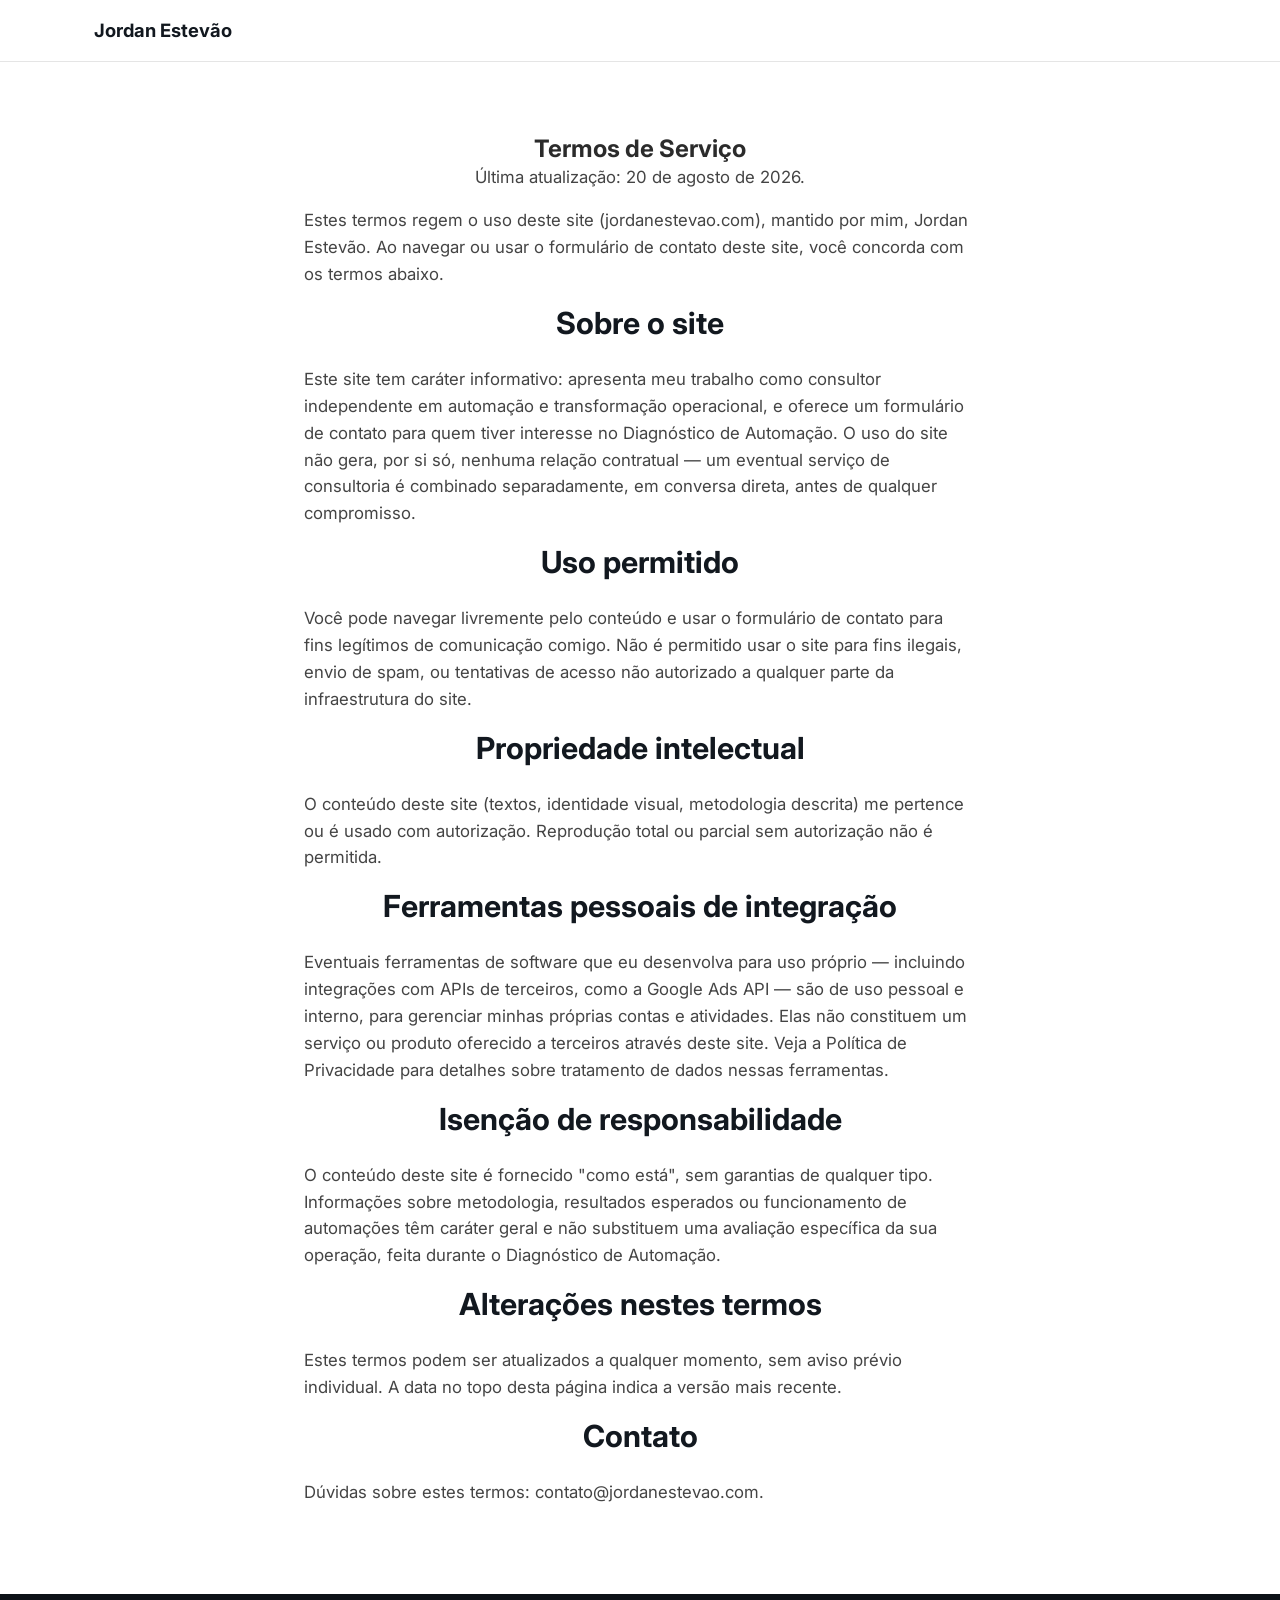
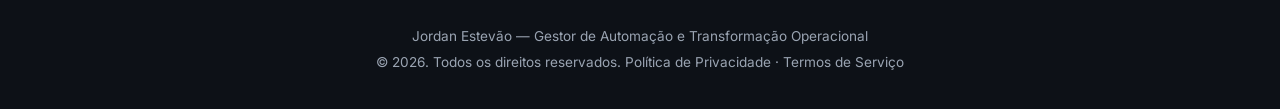
<file: termos.html>
<!DOCTYPE html>
<html lang="pt-BR">
<head>
  <!-- Google Tag Manager -->
  <script>(function(w,d,s,l,i){w[l]=w[l]||[];w[l].push({'gtm.start':
  new Date().getTime(),event:'gtm.js'});var f=d.getElementsByTagName(s)[0],
  j=d.createElement(s),dl=l!='dataLayer'?'&l='+l:'';j.async=true;j.src=
  'https://www.googletagmanager.com/gtm.js?id='+i+dl;f.parentNode.insertBefore(j,f);
  })(window,document,'script','dataLayer','GTM-KZ9MVR9T');</script>
  <!-- End Google Tag Manager -->
  <meta charset="UTF-8">
  <meta name="viewport" content="width=device-width, initial-scale=1.0">
  <title>Termos de Serviço — Jordan Estevão</title>
  <meta name="description" content="Termos de serviço do site de Jordan Estevão.">
  <meta name="robots" content="noindex">

  <link rel="canonical" href="https://jordanestevao.com/termos.html">

  <link rel="preconnect" href="https://fonts.googleapis.com">
  <link rel="preconnect" href="https://fonts.gstatic.com" crossorigin>
  <link href="https://fonts.googleapis.com/css2?family=Inter:wght@400;500;600;700;800&display=swap" rel="stylesheet">
  <link rel="stylesheet" href="styles.css">
</head>
<body>
  <!-- Google Tag Manager (noscript) -->
  <noscript><iframe src="https://www.googletagmanager.com/ns.html?id=GTM-KZ9MVR9T"
  height="0" width="0" style="display:none;visibility:hidden"></iframe></noscript>
  <!-- End Google Tag Manager (noscript) -->
  <header class="site-header">
    <div class="container header-inner">
      <a href="/" class="logo" style="text-decoration:none;">Jordan Estevão</a>
    </div>
  </header>

  <main>
    <section class="section" id="topo">
      <div class="container">
        <h1 style="text-align:center;">Termos de Serviço</h1>
        <p class="lead-text">Última atualização: 20 de agosto de 2026.</p>

        <p class="lead-text" style="text-align:left; max-width:42rem;">Estes termos regem o uso deste site (jordanestevao.com), mantido por mim, Jordan Estevão. Ao navegar ou usar o formulário de contato deste site, você concorda com os termos abaixo.</p>

        <h2>Sobre o site</h2>
        <p class="lead-text" style="text-align:left; max-width:42rem;">Este site tem caráter informativo: apresenta meu trabalho como consultor independente em automação e transformação operacional, e oferece um formulário de contato para quem tiver interesse no Diagnóstico de Automação. O uso do site não gera, por si só, nenhuma relação contratual — um eventual serviço de consultoria é combinado separadamente, em conversa direta, antes de qualquer compromisso.</p>

        <h2>Uso permitido</h2>
        <p class="lead-text" style="text-align:left; max-width:42rem;">Você pode navegar livremente pelo conteúdo e usar o formulário de contato para fins legítimos de comunicação comigo. Não é permitido usar o site para fins ilegais, envio de spam, ou tentativas de acesso não autorizado a qualquer parte da infraestrutura do site.</p>

        <h2>Propriedade intelectual</h2>
        <p class="lead-text" style="text-align:left; max-width:42rem;">O conteúdo deste site (textos, identidade visual, metodologia descrita) me pertence ou é usado com autorização. Reprodução total ou parcial sem autorização não é permitida.</p>

        <h2>Ferramentas pessoais de integração</h2>
        <p class="lead-text" style="text-align:left; max-width:42rem;">Eventuais ferramentas de software que eu desenvolva para uso próprio — incluindo integrações com APIs de terceiros, como a Google Ads API — são de uso pessoal e interno, para gerenciar minhas próprias contas e atividades. Elas não constituem um serviço ou produto oferecido a terceiros através deste site. Veja a <a href="/privacidade.html">Política de Privacidade</a> para detalhes sobre tratamento de dados nessas ferramentas.</p>

        <h2>Isenção de responsabilidade</h2>
        <p class="lead-text" style="text-align:left; max-width:42rem;">O conteúdo deste site é fornecido "como está", sem garantias de qualquer tipo. Informações sobre metodologia, resultados esperados ou funcionamento de automações têm caráter geral e não substituem uma avaliação específica da sua operação, feita durante o Diagnóstico de Automação.</p>

        <h2>Alterações nestes termos</h2>
        <p class="lead-text" style="text-align:left; max-width:42rem;">Estes termos podem ser atualizados a qualquer momento, sem aviso prévio individual. A data no topo desta página indica a versão mais recente.</p>

        <h2>Contato</h2>
        <p class="lead-text" style="text-align:left; max-width:42rem;">Dúvidas sobre estes termos: <a href="mailto:contato@jordanestevao.com">contato@jordanestevao.com</a>.</p>
      </div>
    </section>
  </main>

  <footer class="site-footer">
    <div class="container">
      <p>Jordan Estevão — Gestor de Automação e Transformação Operacional</p>
      <p>© 2026. Todos os direitos reservados. <a href="/privacidade.html">Política de Privacidade</a> · <a href="/termos.html">Termos de Serviço</a></p>
    </div>
  </footer>
</body>
</html>
</file>
<file: styles.css>
/* ============================================
   Reset básico e configurações globais
   ============================================ */
* {
  box-sizing: border-box;
  margin: 0;
  padding: 0;
}

html {
  scroll-behavior: smooth;
}

body {
  font-family: 'Inter', -apple-system, BlinkMacSystemFont, 'Segoe UI', Roboto, Arial, sans-serif;
  color: #2b2b2b;
  background-color: #ffffff;
  line-height: 1.6;
}

img {
  max-width: 100%;
  display: block;
}

a {
  color: inherit;
  text-decoration: none;
}

ul, ol {
  list-style: none;
}

.container {
  width: 100%;
  max-width: 1100px;
  margin: 0 auto;
  padding: 0 1.5rem;
}

h1, h2, h3 {
  font-weight: 700;
  line-height: 1.25;
}

h2 {
  font-size: 1.9rem;
  margin-bottom: 1.5rem;
  color: #12181f;
  text-align: center;
}

p {
  margin-bottom: 1rem;
  color: #444444;
}

/* ============================================
   Header / Navegação
   ============================================ */
.site-header {
  background-color: #ffffff;
  border-bottom: 1px solid #e5e5e5;
  position: sticky;
  top: 0;
  z-index: 100;
}

.header-inner {
  display: flex;
  align-items: center;
  justify-content: space-between;
  padding-top: 1rem;
  padding-bottom: 1rem;
  position: relative;
}

.logo {
  font-weight: 700;
  font-size: 1.15rem;
  color: #12181f;
  margin: 0;
}

.main-nav ul {
  display: flex;
  gap: 2rem;
}

.main-nav a {
  font-weight: 500;
  font-size: 0.95rem;
  color: #333333;
  transition: color 0.2s ease;
}

.main-nav a:hover,
.main-nav a:focus {
  color: #0a58ff;
}

.menu-toggle {
  display: none;
}

.menu-button {
  display: none;
  flex-direction: column;
  justify-content: space-between;
  width: 24px;
  height: 18px;
  cursor: pointer;
}

.menu-button span {
  display: block;
  height: 2px;
  width: 100%;
  background-color: #12181f;
  border-radius: 1px;
}

/* ============================================
   Hero
   ============================================ */
.hero {
  background-color: #0d1117;
  color: #ffffff;
  padding: 5.5rem 0;
  text-align: center;
}

.eyebrow {
  color: #7fa8ff;
  font-weight: 600;
  font-size: 0.85rem;
  letter-spacing: 0.06em;
  text-transform: uppercase;
  margin-bottom: 1rem;
}

.hero h1 {
  font-size: 2.75rem;
  max-width: 44rem;
  margin: 0 auto 1.25rem auto;
  color: #ffffff;
}

.hero-tagline {
  font-size: 1.15rem;
  max-width: 38rem;
  margin: 0 auto 2rem auto;
  color: #c3c9d1;
}

.hero-ctas {
  display: flex;
  gap: 1rem;
  justify-content: center;
  flex-wrap: wrap;
}

.btn {
  display: inline-block;
  padding: 0.85rem 1.85rem;
  border-radius: 4px;
  font-weight: 600;
  font-size: 0.95rem;
  transition: background-color 0.2s ease, color 0.2s ease, border-color 0.2s ease;
  border: 1px solid transparent;
  cursor: pointer;
}

.btn-primary {
  background-color: #0a58ff;
  color: #ffffff;
}

.btn-primary:hover,
.btn-primary:focus {
  background-color: #0a46cc;
}

.btn-secondary {
  background-color: transparent;
  color: #ffffff;
  border-color: rgba(255, 255, 255, 0.4);
}

.btn-secondary:hover,
.btn-secondary:focus {
  border-color: #ffffff;
}

/* ============================================
   Seções gerais
   ============================================ */
.section {
  padding: 4.5rem 0;
}

.section-alt {
  background-color: #f5f7fa;
}

.lead-text {
  max-width: 42rem;
  margin: 0 auto 1rem auto;
  text-align: center;
  font-size: 1.05rem;
}

.lead-text-center {
  margin-top: 2.5rem;
  font-weight: 600;
  color: #12181f;
}

/* ============================================
   Fluxo (problema / antes-depois)
   ============================================ */
.flow-diagram {
  display: flex;
  align-items: center;
  justify-content: center;
  flex-wrap: wrap;
  gap: 0.5rem;
  margin: 2rem 0;
}

.flow-step {
  background-color: #ffffff;
  border: 1px solid #d8dee6;
  border-radius: 999px;
  padding: 0.6rem 1.25rem;
  font-weight: 600;
  font-size: 0.9rem;
  color: #12181f;
}

.flow-arrow {
  color: #9aa4b2;
  font-size: 1.1rem;
}

.flow-diagram-vertical {
  flex-direction: column;
  align-items: stretch;
  margin: 0;
}

.flow-diagram-vertical .flow-step {
  border-radius: 6px;
  text-align: center;
}

.flow-step-highlight {
  background-color: #0a58ff;
  border-color: #0a58ff;
  color: #ffffff;
}

.before-after-grid {
  display: grid;
  grid-template-columns: repeat(2, 1fr);
  gap: 2rem;
  margin-bottom: 1.5rem;
}

.before-after-label {
  text-align: center;
  font-size: 1.1rem;
  margin-bottom: 1rem;
  color: #6b7280;
}

.before-after-label-highlight {
  color: #0a58ff;
}

/* ============================================
   Pilares / Áreas (grids de cards)
   ============================================ */
.pillars-grid,
.areas-grid {
  display: grid;
  grid-template-columns: repeat(auto-fit, minmax(230px, 1fr));
  gap: 1.5rem;
}

.pillar-card,
.area-card {
  background-color: #ffffff;
  border: 1px solid #e5e5e5;
  border-radius: 8px;
  padding: 1.75rem;
}

.section-alt .pillar-card,
.section-alt .area-card {
  background-color: #ffffff;
}

.pillar-index {
  display: block;
  font-weight: 800;
  font-size: 1rem;
  color: #0a58ff;
  margin-bottom: 0.75rem;
}

.pillar-card h3,
.area-card h3 {
  font-size: 1.1rem;
  color: #12181f;
  margin-bottom: 0.5rem;
}

.pillar-card p {
  margin-bottom: 0;
  font-size: 0.95rem;
}

.area-card ul {
  margin-top: 0.5rem;
}

.area-card li {
  font-size: 0.9rem;
  color: #444444;
  padding: 0.25rem 0;
  border-bottom: 1px solid #f0f0f0;
}

.area-card li:last-child {
  border-bottom: none;
}

/* ============================================
   Metodologia
   ============================================ */
.methodology-list {
  max-width: 40rem;
  margin: 0 auto;
  display: flex;
  flex-direction: column;
  gap: 1.5rem;
}

.methodology-step {
  display: flex;
  align-items: flex-start;
  gap: 1.25rem;
}

.methodology-index {
  flex-shrink: 0;
  display: flex;
  align-items: center;
  justify-content: center;
  width: 2.25rem;
  height: 2.25rem;
  border-radius: 50%;
  background-color: #0a58ff;
  color: #ffffff;
  font-weight: 700;
  font-size: 0.95rem;
}

.methodology-step h3 {
  font-size: 1.05rem;
  color: #12181f;
  margin-bottom: 0.25rem;
}

.methodology-step p {
  margin-bottom: 0;
  font-size: 0.95rem;
}

/* ============================================
   Critério de priorização / IA fórmulas
   ============================================ */
.priority-formula,
.ai-formula {
  text-align: center;
  font-weight: 700;
  font-size: 1.15rem;
  color: #0a58ff;
  max-width: 40rem;
  margin: 0 auto 1.5rem auto;
}

/* ============================================
   Automação + IA
   ============================================ */
.ai-compare {
  display: grid;
  grid-template-columns: repeat(2, 1fr);
  gap: 1.5rem;
  margin-bottom: 2rem;
}

.ai-compare-col {
  background-color: #f5f7fa;
  border-radius: 8px;
  padding: 1.75rem;
  text-align: center;
}

.ai-compare-col h3 {
  font-size: 1rem;
  color: #6b7280;
  margin-bottom: 0.75rem;
}

.ai-compare-col-highlight {
  background-color: #0d1117;
}

.ai-compare-col-highlight h3 {
  color: #7fa8ff;
}

.ai-compare-col-highlight .ai-formula {
  color: #ffffff;
}

.tag-list {
  display: flex;
  flex-wrap: wrap;
  gap: 0.6rem;
  justify-content: center;
}

.tag-list li {
  background-color: #ffffff;
  border: 1px solid #d8dee6;
  border-radius: 999px;
  padding: 0.45rem 1rem;
  font-size: 0.85rem;
  color: #333333;
}

.section-alt .tag-list li {
  background-color: #ffffff;
}

/* ============================================
   Oferta principal (Diagnóstico)
   ============================================ */
.offer-section {
  background-color: #0d1117;
}

.offer-box {
  max-width: 40rem;
  margin: 0 auto;
  text-align: center;
}

.offer-box h2 {
  color: #ffffff;
}

.offer-box .lead-text {
  color: #c3c9d1;
}

.offer-list {
  display: inline-grid;
  grid-template-columns: repeat(auto-fit, minmax(180px, 1fr));
  gap: 0.6rem 2rem;
  text-align: left;
  margin: 0 auto 2rem auto;
}

.offer-list li {
  color: #c3c9d1;
  font-size: 0.95rem;
  padding-left: 1.25rem;
  position: relative;
}

.offer-list li::before {
  content: "✓";
  position: absolute;
  left: 0;
  color: #7fa8ff;
}

/* ============================================
   Contato / Formulário
   ============================================ */
.contact-form {
  display: grid;
  grid-template-columns: repeat(2, 1fr);
  gap: 1.25rem;
  max-width: 42rem;
  margin: 2rem auto;
}

.form-row {
  display: flex;
  flex-direction: column;
  gap: 0.4rem;
}

.form-row-full {
  grid-column: 1 / -1;
}

.form-row label {
  font-size: 0.85rem;
  font-weight: 600;
  color: #12181f;
}

.form-row input,
.form-row textarea {
  font-family: inherit;
  font-size: 0.95rem;
  padding: 0.65rem 0.85rem;
  border: 1px solid #d8dee6;
  border-radius: 4px;
  color: #12181f;
  resize: vertical;
}

.form-row input:focus,
.form-row textarea:focus {
  outline: none;
  border-color: #0a58ff;
}

.contact-form button {
  grid-column: 1 / -1;
  justify-self: center;
}

.contact-list {
  max-width: 42rem;
  margin: 0 auto;
  text-align: center;
}

.contact-list li {
  margin-bottom: 0.6rem;
  color: #444444;
}

/* ============================================
   Redes sociais
   ============================================ */
.social-links {
  display: flex;
  justify-content: center;
  flex-wrap: wrap;
  gap: 0.75rem;
  margin-top: 1.5rem;
}

.social-link {
  display: inline-flex;
  align-items: center;
  justify-content: center;
  width: 2.25rem;
  height: 2.25rem;
  border-radius: 50%;
  border: 1px solid rgba(0, 0, 0, 0.15);
  color: #2b2b2b;
  font-size: 0.75rem;
  font-weight: 700;
  text-transform: lowercase;
  transition: background-color 0.15s ease, border-color 0.15s ease, color 0.15s ease;
}

.social-link:hover,
.social-link:focus-visible {
  background-color: #0a58ff;
  border-color: #0a58ff;
  color: #ffffff;
}

/* ============================================
   Footer
   ============================================ */
.site-footer {
  background-color: #0d1117;
  color: #dddddd;
  padding: 2rem 0;
  text-align: center;
}

.site-footer p {
  color: #9aa4b2;
  margin-bottom: 0.25rem;
  font-size: 0.85rem;
}

.site-footer .social-links {
  margin: 1rem 0;
}

.site-footer .social-link {
  border-color: rgba(255, 255, 255, 0.25);
  color: #dddddd;
}

/* ============================================
   Navegação por seção (nav.js): foco acessível ao
   pular para uma seção via menu, CTA ou deep link
   ============================================ */
main section:focus-visible {
  outline: 3px solid #0a58ff;
  outline-offset: -3px;
}

/* ============================================
   Responsividade
   ============================================ */
@media (max-width: 640px) {
  .menu-button {
    display: flex;
    z-index: 200;
  }

  .main-nav {
    position: absolute;
    top: 100%;
    left: 0;
    width: 100%;
    background-color: #ffffff;
    border-bottom: 1px solid #e5e5e5;
    max-height: 0;
    overflow: hidden;
    transition: max-height 0.3s ease;
  }

  .main-nav ul {
    flex-direction: column;
    gap: 0;
    padding: 0.5rem 1.5rem 1rem;
  }

  .main-nav a {
    display: block;
    padding: 0.75rem 0;
  }

  .menu-toggle:checked ~ .main-nav {
    max-height: 400px;
  }

  .hero {
    padding: 3.5rem 0;
  }

  .hero h1 {
    font-size: 2rem;
  }

  .hero-tagline {
    font-size: 1rem;
  }

  h2 {
    font-size: 1.5rem;
  }

  .section {
    padding: 3rem 0;
  }

  .before-after-grid {
    grid-template-columns: 1fr;
    gap: 2.5rem;
  }

  .ai-compare {
    grid-template-columns: 1fr;
  }

  .contact-form {
    grid-template-columns: 1fr;
  }

  .contact-form button {
    width: 100%;
  }
}

/* Telas grandes (desktop) */
@media (min-width: 1200px) {
  .container {
    max-width: 1140px;
  }
}
</file>
